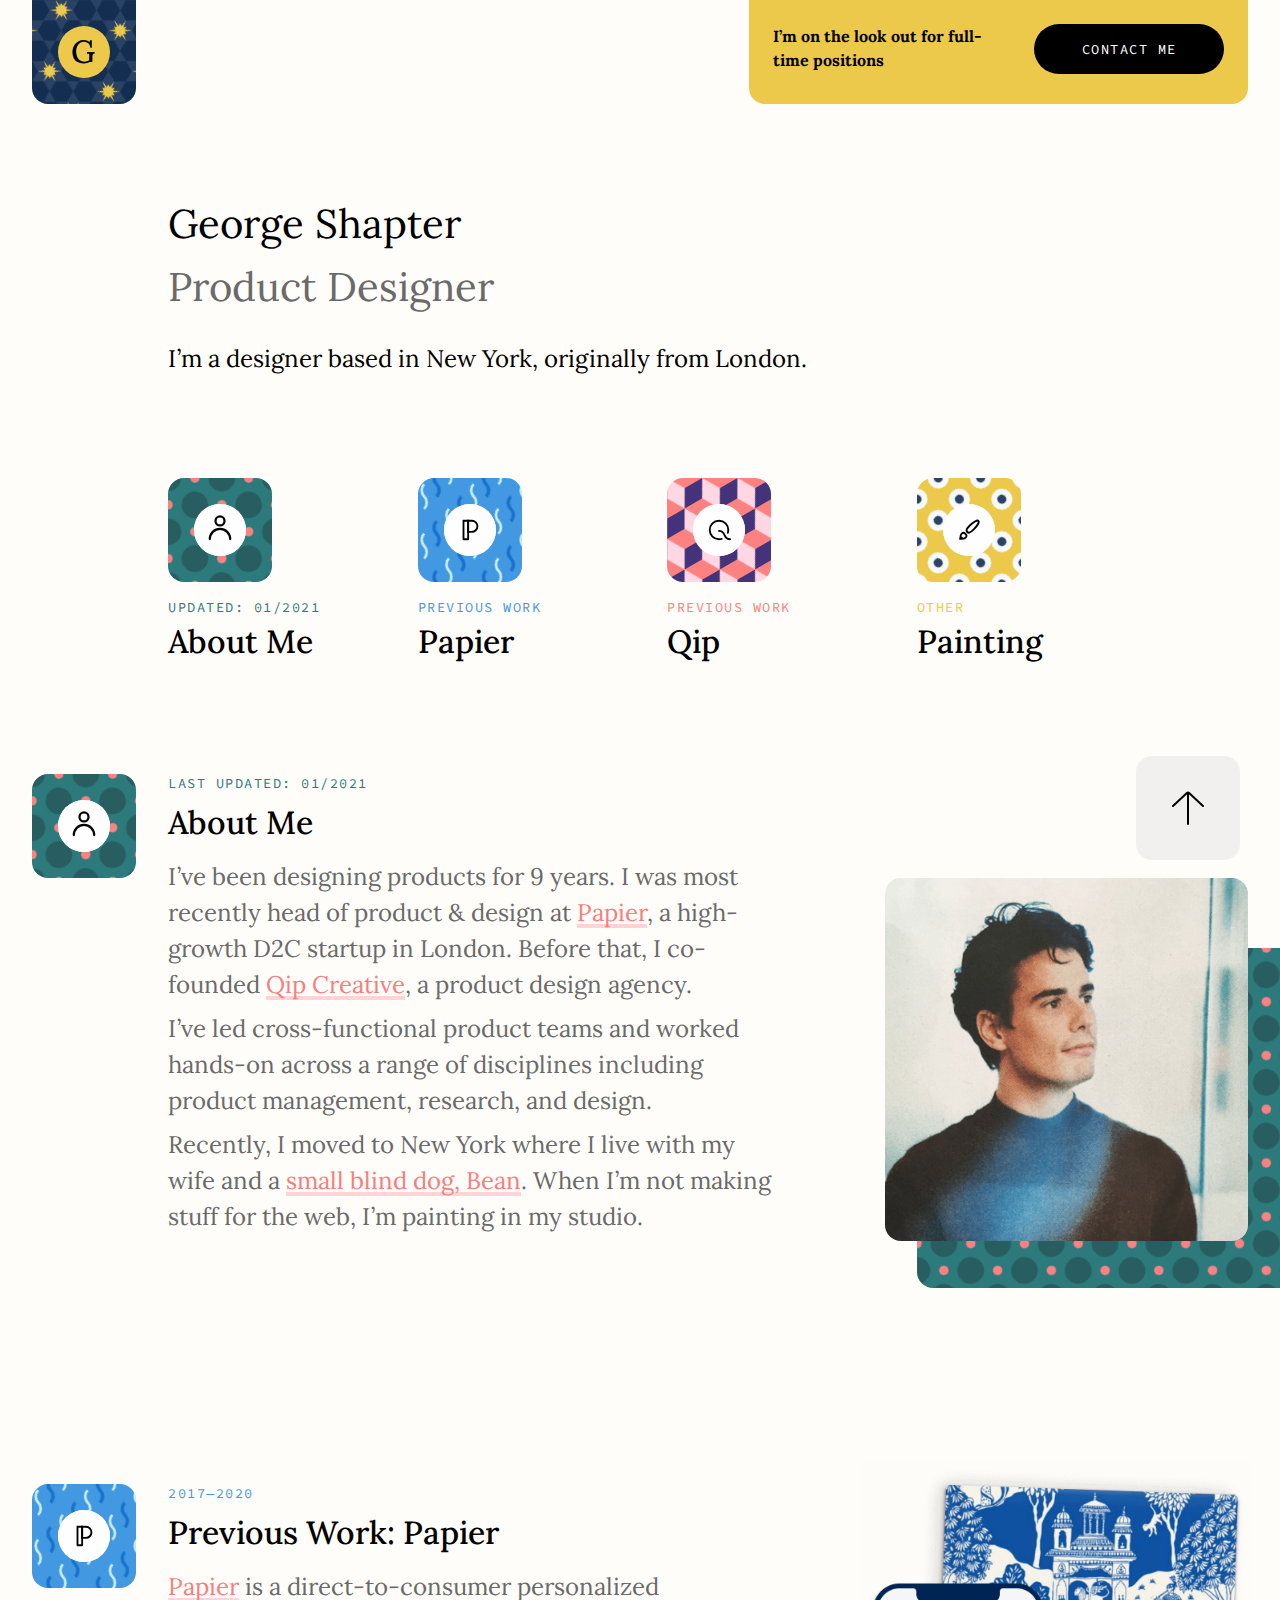
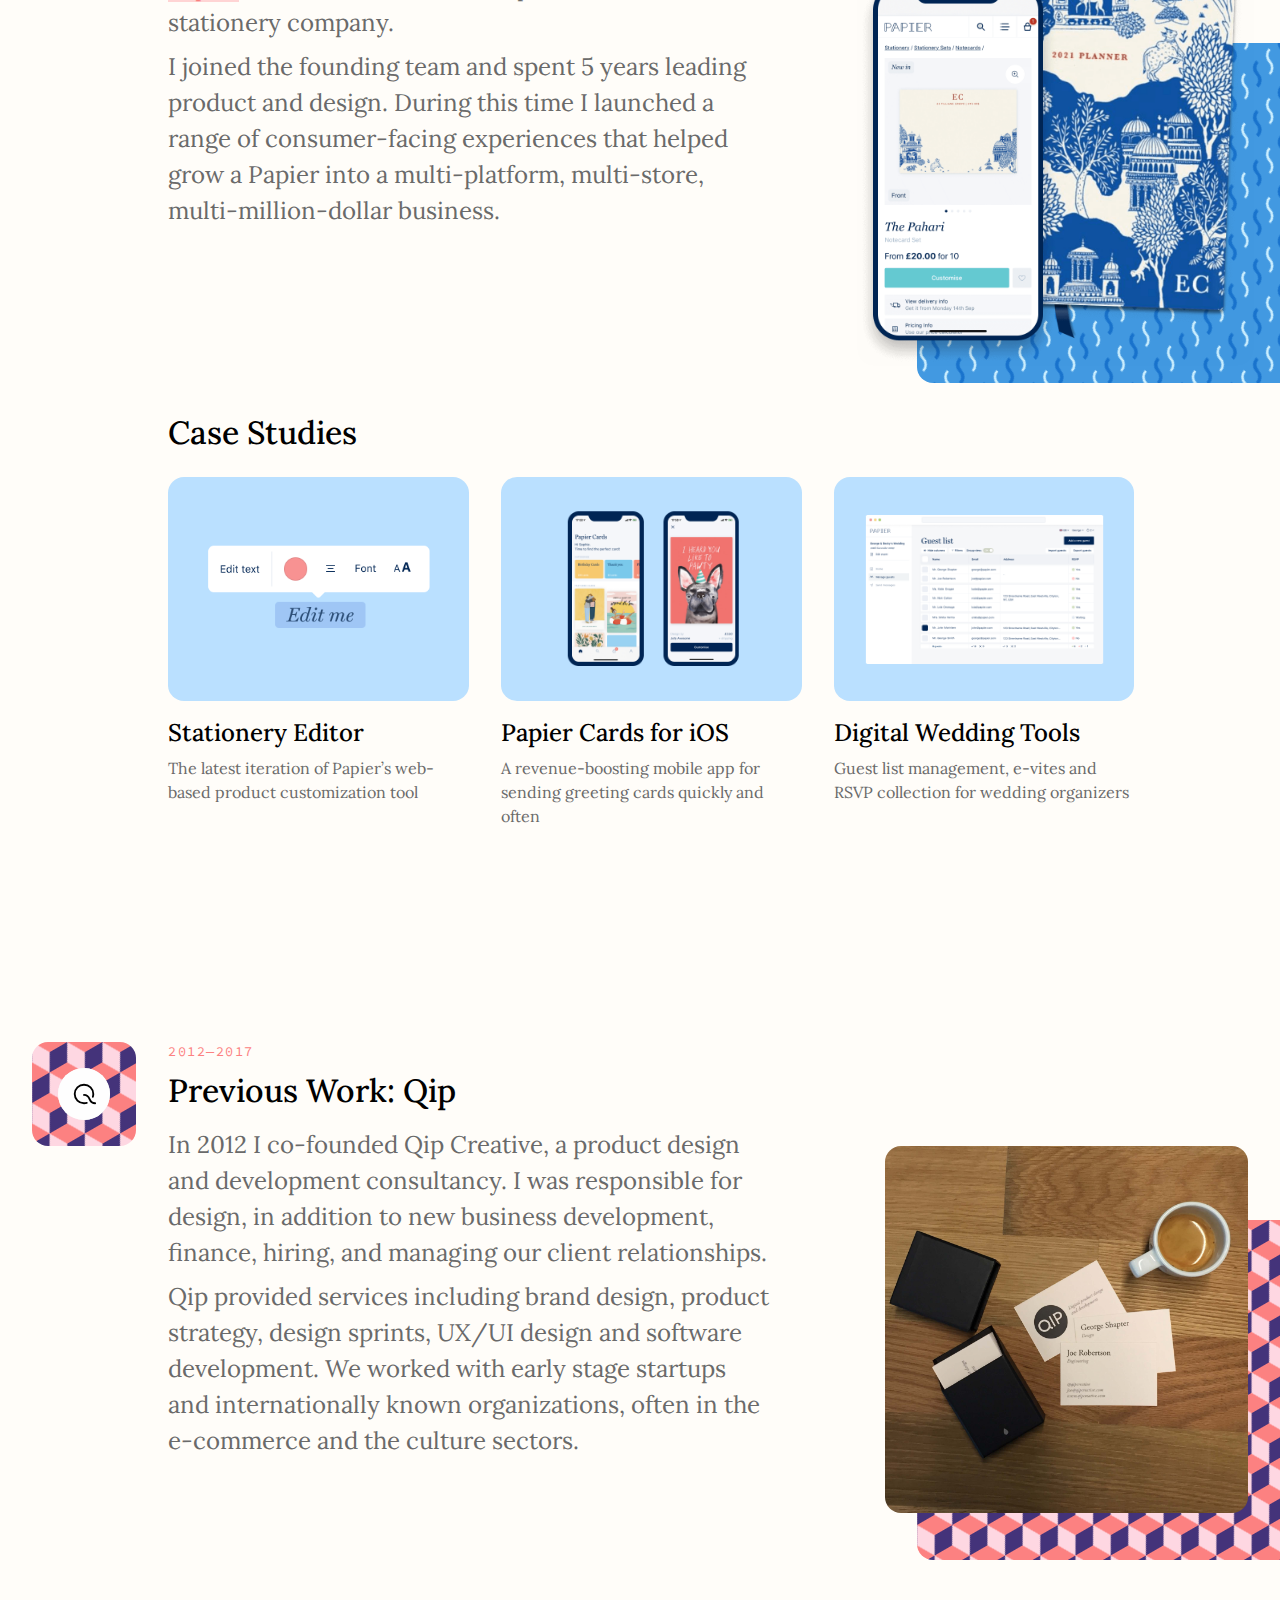
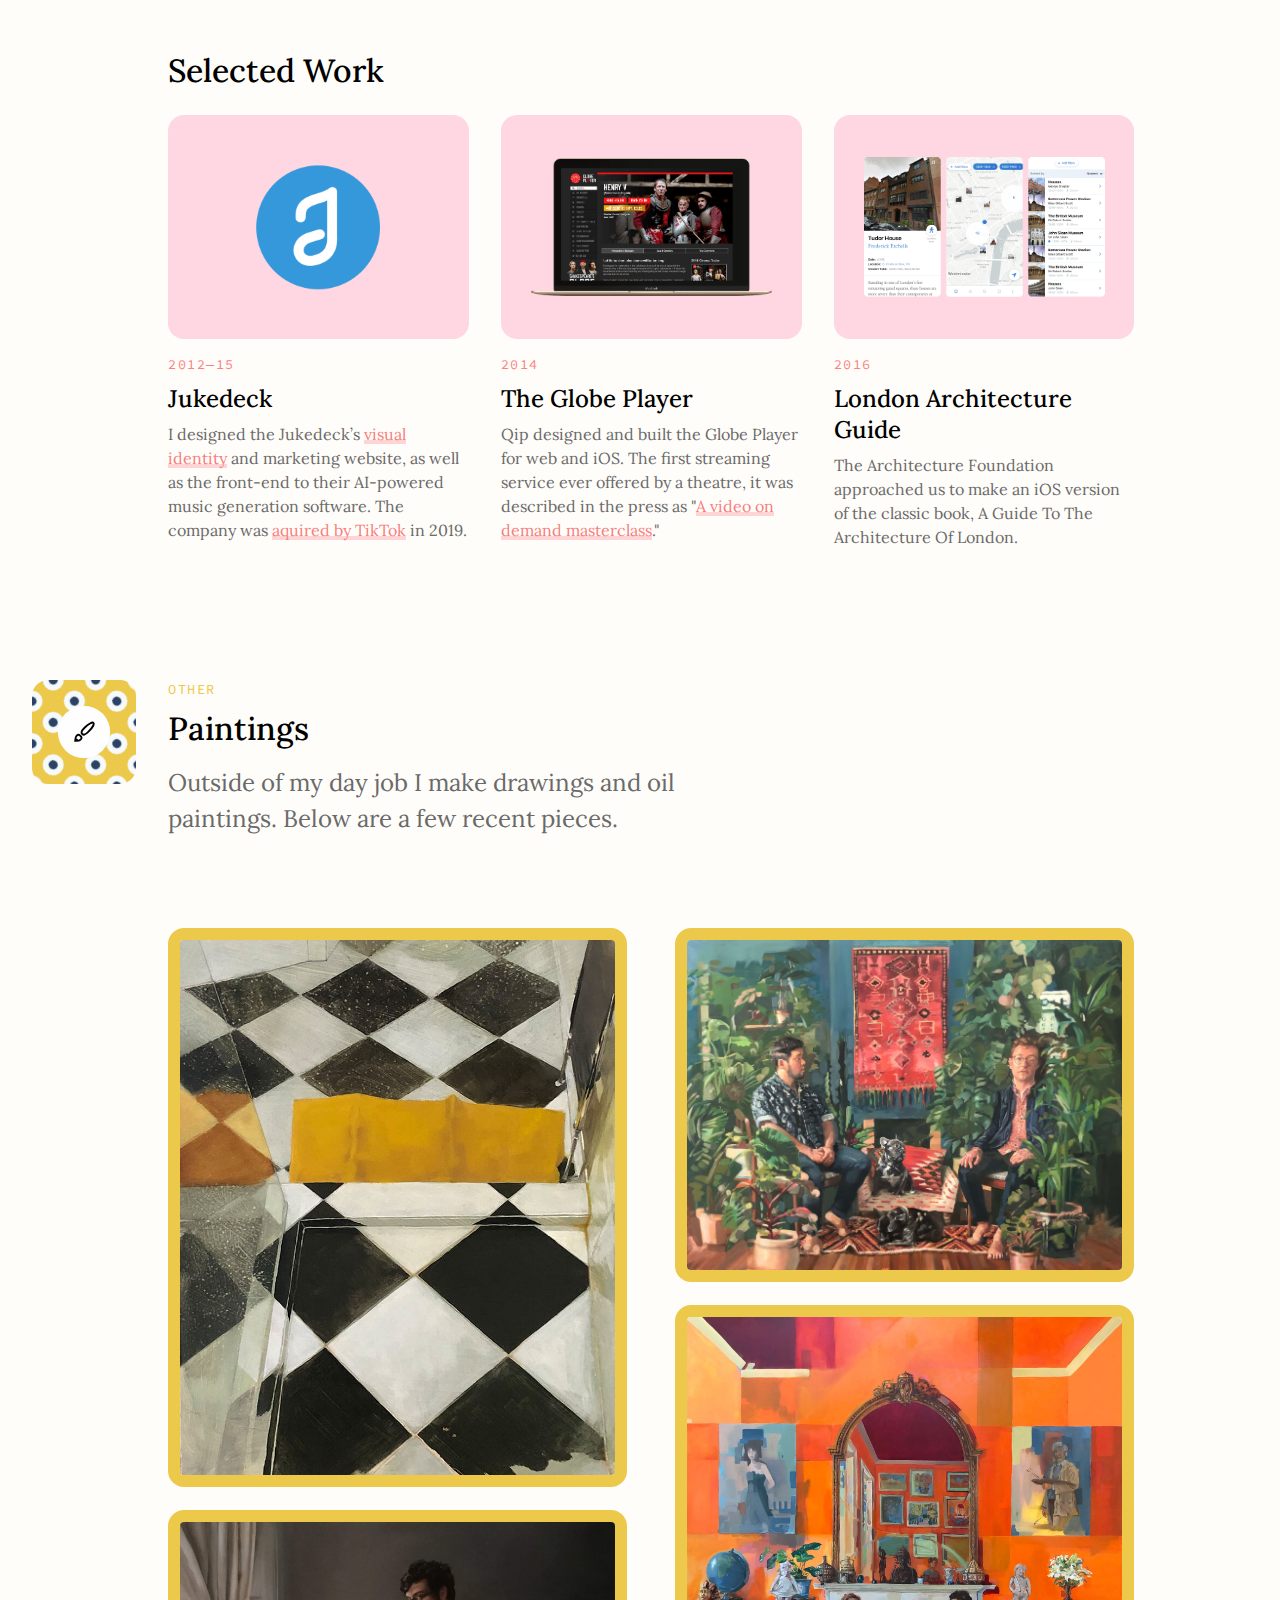
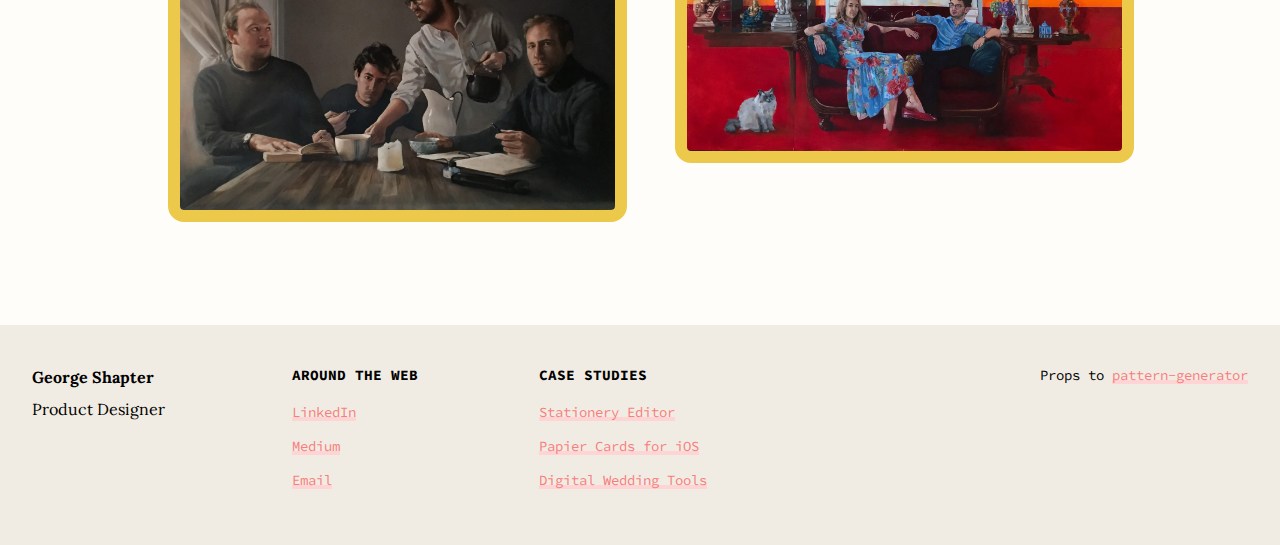
<file: index.html>
<!DOCTYPE html>
<html lang="en" dir="ltr">
<!--

This site needs major refactoring

To dos:
[ ] Alt text
[*] Meta tags
[*] Favicon
[ ] Better/more hover states!
[ ] Menu close icon animation
[*] Footer
[ ] Better footer
[ ] CSS variables

 -->
  <head>
    <meta charset="utf-8">
    <meta name="viewport" content="width=device-width, initial-scale=1">
    <meta property="og:title" content="George Shapter">
    <meta property="og:description" content="Product Designer">
    <meta property="og:image" content="https://imgur.com/wVNnBL8">
    <meta property="og:url" content="http://george-shapter.com">
    <link rel="icon" type="image/png" href="images/favicon.png" sizes="16x16">
    <link rel="stylesheet" href="assets/main.css">
    <link rel="preconnect" href="https://fonts.gstatic.com">
    <link href="https://fonts.googleapis.com/css2?family=Lora:ital,wght@0,400;0,700;1,400&family=Source+Code+Pro:wght@600&display=swap" rel="stylesheet">
    <title>George Shapter - Product Designer</title>
  </head>
  <body>
    <a href="#page-top" class="return-to-top">
      <img src="images/up-arrow.svg" alt="An up arrow icon. Click to return to the top of the page.">
    </a>
    <div onclick='revealMenu()' class="menu__button" style="z-index:3;">
      <img src="images/burger.svg" alt="Menu">
    </div>

    <div class="menu menu--hidden" id="menu">
      <p onclick='closeMenu()' style="font-size: 5rem; color: white; margin-bottom: 32px;">Menu</p>
      <div onclick='closeMenu()' class="menu__block">
          <a href="#about" class="scroll-to" style="width: 100%; height: 100%;">
          <div class="icon menu__icon bg--about menu__item">
              <div class="icon__inner">
                <img src="images/about.svg" alt="About Icon">
              </div>
          </div>
          <div class="nav--about menu__item menu__text">
              <p class="label-text label-text--about">UPDATED: 01/2021</p>
              <p class="nav-text">About Me</p>
          </div>
        </a>
      </div>
      <div onclick='closeMenu()' class="menu__block">
        <a href="#papier" class="scroll-to" style="width: 100%; height: 100%;">
          <div class="icon menu__icon bg--papier menu__item">
              <div class="icon__inner">
                <img src="images/papier.svg" alt="Papier Logo Icon">
              </div>
          </div>
          <div class="nav--papier menu__item menu__text">
            <p class="label-text label-text--papier">PREVIOUS WORK</p>
            <p class="nav-text">Papier</p>
          </div>
        </a>
      </div>
      <div onclick='closeMenu()' class="menu__block">
        <a href="#qip" class="scroll-to" style="width: 100%; height: 100%;">
          <div class="icon menu__icon bg--qip menu__item">
              <div class="icon__inner">
                <img src="images/qip.svg" alt="Qip Icon">
              </div>
          </div>
          <div class="nav--qip menu__item menu__text">
            <p class="label-text label-text--qip">PREVIOUS WORK</p>
            <p class="nav-text">Qip</p>
          </div>
        </a>
      </div>
      <div onclick='closeMenu()' class="menu__block">
        <a href="#paintings" class="scroll-to" style="width: 100%; height: 100%;">
          <div class="icon menu__icon bg--paintings menu__item">
              <div class="icon__inner">
                <img src="images/painting.svg" alt="Paintings Icon">
              </div>
          </div>
          <div class="nav--paintings menu__item menu__text">
            <p class="label-text label-text--paintings">OTHER</p>
            <p class="nav-text">Painting</p>
          </div>
        </a>
      </div>
    </div>


    <div id="page-top" class="container">
        <div class="icon icon--home icon--left-side-icon">
          <a href="#page-top" class="scroll-to" style="width: 100%; height: 100%;">
          <div class="icon__inner" style="background-color:#ECC94B">
            <h2 style="margin:5px 2px 0 0">G</h2>
          </div>
        </a>
        </div>
        <div class="hire-me-container">
          <div class="hire-me">
            <p class="hire-me__text">I’m on the look out for full-time positions</p>
            <button class="hire-me__button" type="button" name="button" onclick="location.href='mailto:georgeshapter@hey.com';">CONTACT ME</button>
          </div>
        </div>
        <div class="index-title">
          <h1>George Shapter</h1>
          <p class="subtitle">Product Designer</p>
          <p class="bio">I’m a designer based in New York, originally from London. <br class="biolinebreak"> </p>
        </div>
        <div class="icon icon--nav-icon bg--about nav--about">
          <a href="#about" class="scroll-to" style="width: 100%; height: 100%;">
            <div class="icon__inner">
              <img src="images/about.svg" alt="About Icon">
            </div>
          </a>
        </div>
          <div class="nav-icon__text nav--about">
            <p class="label-text label-text--about">UPDATED: 01/2021</p>
            <p class="nav-text">About Me</p>
          </div>
          <div class="icon icon--nav-icon bg--papier nav--papier">
            <a href="#papier" class="scroll-to" style="width: 100%; height: 100%;">
              <div class="icon__inner">
                <img src="images/papier.svg" alt="Papier Logo Icon">
              </div>
            </a>
          </div>
          <div class="nav-icon__text nav--papier">
            <p class="label-text label-text--papier">PREVIOUS WORK</p>
            <p class="nav-text">Papier</p>
          </div>
          <div class="icon icon--nav-icon bg--qip nav--qip">
            <a href="#qip" class="scroll-to" style="width: 100%; height: 100%;">
              <div class="icon__inner">
                <img src="images/qip.svg" alt="Qip Icon">
              </div>
            </a>
          </div>
          <div class="nav-icon__text nav--qip">
            <p class="label-text label-text--qip">PREVIOUS WORK</p>
            <p class="nav-text">Qip</p>
          </div>
          <div class="icon icon--nav-icon bg--paintings nav--paintings">
            <a href="#paintings" class="scroll-to" style="width: 100%; height: 100%;">
              <div class="icon__inner">
                <img src="images/painting.svg" alt="Paintings Icon">
              </div>
            </a>
          </div>
          <div class="nav-icon__text nav--paintings">
            <p class="label-text label-text--paintings">OTHER</p>
            <p class="nav-text">Painting</p>
          </div>
          <div id="about" class="icon bg--about icon--left-side-icon about">
            <a href="#about-text" class="scroll-to" style="width: 100%; height: 100%;">
              <div class="icon__inner">
                <img src="images/about.svg" alt="About Icon">
              </div>
            </a>
          </div>
          <div id="about-text" class="section__text about">
            <p class="label-text label-text--about">LAST UPDATED: 01/2021</p>
            <h2>About Me</h2>
            <p>I’ve been designing products for 9 years. I was most recently head of product & design at <a href="#papier">Papier</a>, a high-growth D2C startup in London. Before that, I co-founded <a href="#qip">Qip Creative</a>, a product design agency.</p>
            <p>I’ve led cross-functional product teams and worked  hands-on across a range of disciplines including product management, research, and design.</p>
            <p>Recently, I moved to New York where I live with my wife and a <a href="https://www.instagram.com/blindlilbean/" target="_blank">small blind dog, Bean</a>. When I’m not making stuff for the web, I’m painting in my studio.</p>
          </div>
          <div class="section__image about">
            <div class="section__pattern-2 about-color"></div>
            <img class="section__inner-image" src="images/george.png" alt="A photo of me looking swag. This is actually from 2015 - the before times.">
            <div class="section__pattern bg--about"></div>
          </div>
          <div id="papier" class="icon bg--papier icon--left-side-icon papier">
            <a href="#papier-text" class="scroll-to" style="width: 100%; height: 100%;">
                <div class="icon__inner">
                  <img src="images/papier.svg" alt="Papier Logo Icon">
                </div>
              </a>
          </div>
          <div id="papier-text" class="section__text papier">
            <p class="label-text label-text--papier">2017—2020</p>
            <h2>Previous Work: Papier</h2>
            <p><a href="https://www.papier.com/us" target="_blank">Papier</a> is a direct-to-consumer personalized stationery company.</p>
            <p>I joined the founding team and spent 5 years leading product and design. During this time I launched a range of consumer-facing experiences that helped grow a Papier into a multi-platform, multi-store, multi-million-dollar business.</p>
          </div>
          <div class="section__image papier">
            <div class="section__pattern-2 papier-color"></div>
            <img class="section__inner-image" src="images/papier.png" alt="A photo of me looking swag. This is actually from 2015 - the before times.">
            <div class="section__pattern bg--papier"></div>
          </div>
          <div class="cards-section cards-section--papier">
            <h2 class="cards-section__title">Case Studies</h2>
            <div class="cards-section__container">
              <a class="card__container" href="/work/stationery-editor.html">
                  <div class="card__image-area card__image-area--papier stationery-editor"></div>
                  <div class="card__text-area">
                    <h3 class="card__title">Stationery Editor</h3>
                    <p class="card__description">The latest iteration of Papier’s web-based product customization tool</p>
                  </div>
              </a>
              <a href="/work/papier-app.html" class="card__container card__container--middle">
                <div class="card__image-area card__image-area--papier papier-app"></div>
                <div class="card__text-area">
                  <h3 class="card__title">Papier Cards for iOS</h3>
                  <p class="card__description">A revenue-boosting mobile app for sending greeting cards quickly and often</p>
                </div>
              </a>
              <a href="/work/wedding-tools.html" class="card__container">
                <div class="card__image-area card__image-area--papier wedding-tools"></div>
                <div class="card__text-area">
                  <h3 class="card__title">Digital Wedding Tools</h3>
                  <p class="card__description">Guest list management, e-vites and RSVP collection for wedding organizers</p>
                </div>
              </a>
            </div>
          </div>
          <div  id="qip" class="icon bg--qip icon--left-side-icon qip">
            <a href="#qip-text" class="scroll-to" style="width: 100%; height: 100%;">
              <div class="icon__inner">
                <img src="images/qip.svg" alt="Qip Icon">
              </div>
            </a>
          </div>
          <div id="qip-text" class="section__text qip">
            <p class="label-text label-text--qip">2012—2017</p>
            <h2>Previous Work: Qip</h2>
            <p>In 2012 I co-founded Qip Creative, a product design and development consultancy. I was responsible for design, in addition to new business development, finance, hiring, and managing our client relationships.</p>
            <p>Qip provided services including brand design, product strategy, design sprints, UX/UI design and software development. We worked with early stage startups and internationally known organizations, often in the e-commerce and the culture sectors. </p>
          </div>
          <div class="section__image qip">
            <div class="section__pattern-2 qip-color"></div>
            <img class="section__inner-image" src="images/qip-cards.jpg" alt="">
            <div class="section__pattern bg--qip"></div>
          </div>
          <div class="cards-section cards-section--qip">
            <h2  class="cards-section__title">Selected Work</h2>
            <div class="cards-section__container">
              <div class="card__container">
                <div class="card__image-area card__image-area--qip jukedeck">
                </div>
                <div class="card__text-area">
                  <p class="label-text label-text--qip">2012—15</p>
                    <h3 class="card__title">Jukedeck</h3>
                  <p class="card__description">I designed the Jukedeck’s <a href="https://medium.com/building-jukedeck/designing-the-jukedeck-logo-11146f90c836" target="_blank">visual identity</a> and marketing website, as well as the front-end to their AI-powered music generation software. The company was <a href="https://techcrunch.com/2019/07/23/it-looks-like-titok-has-acquired-jukedeck-a-pioneering-music-ai-uk-startup/" target="_blank">aquired by TikTok</a> in 2019.</p>
                </div>
              </div>
              <div class="card__container card__container--middle">
                <div class="card__image-area card__image-area--qip globe">
                </div>
                <div class="card__text-area">
                  <p class="label-text label-text--qip">2014</p>
                    <h3 class="card__title">The Globe Player</h3>
                  <p class="card__description">Qip designed and built the Globe Player for web and iOS. The first streaming service ever offered by a theatre, it was described in the press as "<a href="https://econsultancy.com/shakespeare-s-globe-player-a-video-on-demand-masterclass/" target="_blank">A video on demand masterclass</a>."</p>
                </div>
              </div>
              <div class="card__container">
                <div class="card__image-area card__image-area--qip architecture">
                </div>
                <div class="card__text-area">
                  <p class="label-text label-text--qip">2016</p>
                    <h3 class="card__title">London Architecture Guide</h3>
                  <p class="card__description">The Architecture Foundation approached us to make an iOS version of the classic book, A Guide To The Architecture Of London.</p>
                </div>
              </div>
            </div>
          </div>
          <div id="paintings" class="icon bg--paintings icon--left-side-icon paintings">
            <div class="icon__inner">
              <img src="images/painting.svg" alt="Painting Icon">
            </div>
          </div>
          <div class="section__text paintings">
            <p class="label-text label-text--paintings">OTHER</p>
            <h2>Paintings</h2>
            <p>Outside of my day job I make drawings and oil paintings. Below are a few recent pieces. </p>
          </div>
          <div class="content paintings-container">
            <div class="paintings-col">
              <img class="painting" src="images/shower.jpg" alt="">
              <img class="painting" src="images/housemates.jpg" alt="">
            </div>
            <div class="paintings-col">
              <img class="painting" src="images/willkenji.jpg" alt="">
              <img class="painting" src="images/hambrotwins.jpg" alt="">
            </div>
          </div>
    </div>
    <div class="container container--footer">
      <div class="footer__column--1">
        <p style="color: black; font-size: 2rem; font-weight: 700;">George Shapter</p>
        <p style="color: black; font-size: 2rem;">Product Designer</p>
      </div>
      <div class="footer__column--2">
        <p class="footer__list-item--heading">AROUND THE WEB</p>
        <ul>
          <li class="footer__list-item"><a href="https://www.linkedin.com/in/george-shapter/" target="_blank">LinkedIn</a></li>
          <li class="footer__list-item"><a href="https://medium.com/@georgeshapter" target="_blank">Medium</a></li>
          <li class="footer__list-item"><a href="mailto:georgeshapter@hey.com" target="_blank">Email</a></li>
        </ul>
      </div>
      <div class="footer__column--3">
        <p class="footer__list-item--heading">CASE STUDIES</p>
        <ul>
          <li class="footer__list-item"><a href="/work/stationery-editor">Stationery Editor</a></li>
          <li class="footer__list-item"><a href="/work/papier-app">Papier Cards for iOS</a></li>
          <li class="footer__list-item"><a href="/work/wedding-tools">Digital Wedding Tools</a></li>
        </ul>
      </div>
      <div class="footer__column--4">
        <p class="label-text" style="color: black; font-size: 14px; text-align: right; letter-spacing: normal;">Props to <a href="https://doodad.dev/pattern-generator" target="_blank">pattern-generator</a></p>
      </div>
    </div>
  </body>
<script>
  function revealMenu() {
    document.getElementById("menu").classList.remove("menu--hidden");
  }

  function closeMenu() {
    document.getElementById("menu").classList.add("menu--hidden");
  }
</script>
</html>
</file>
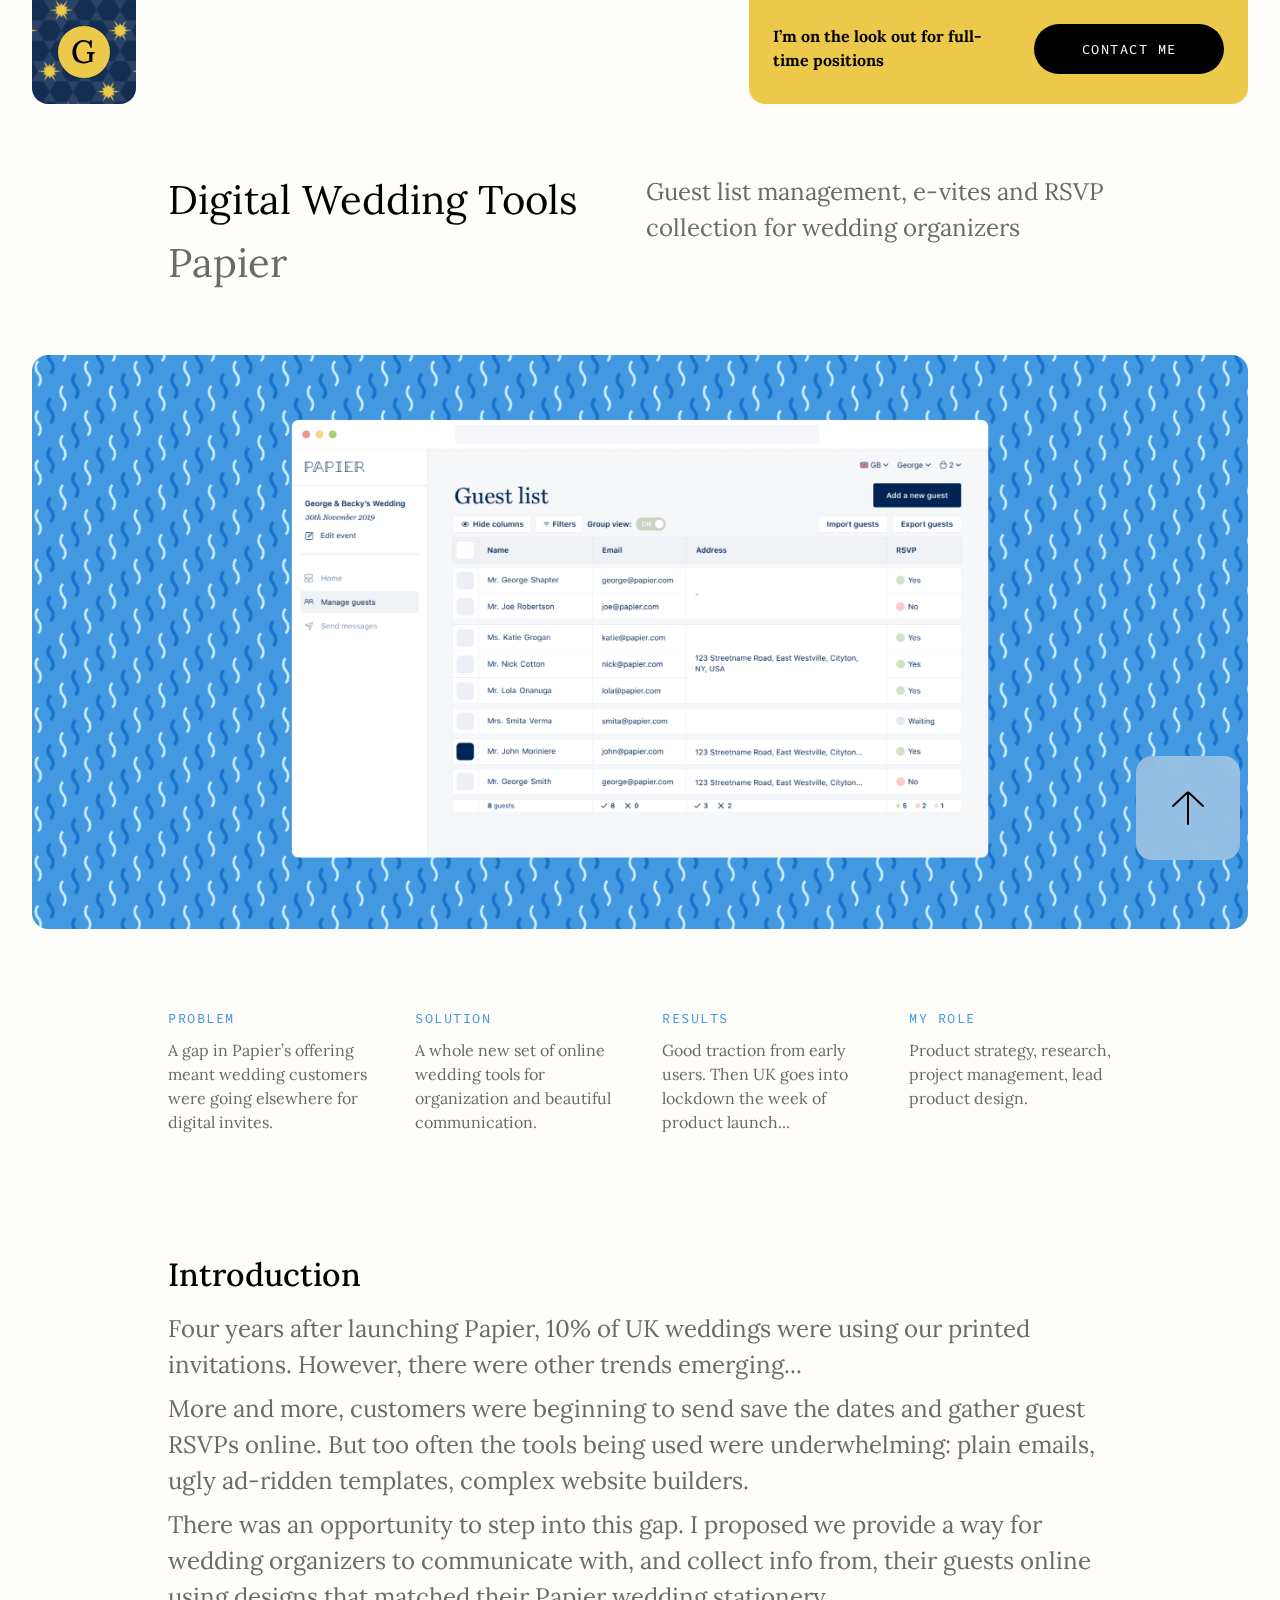
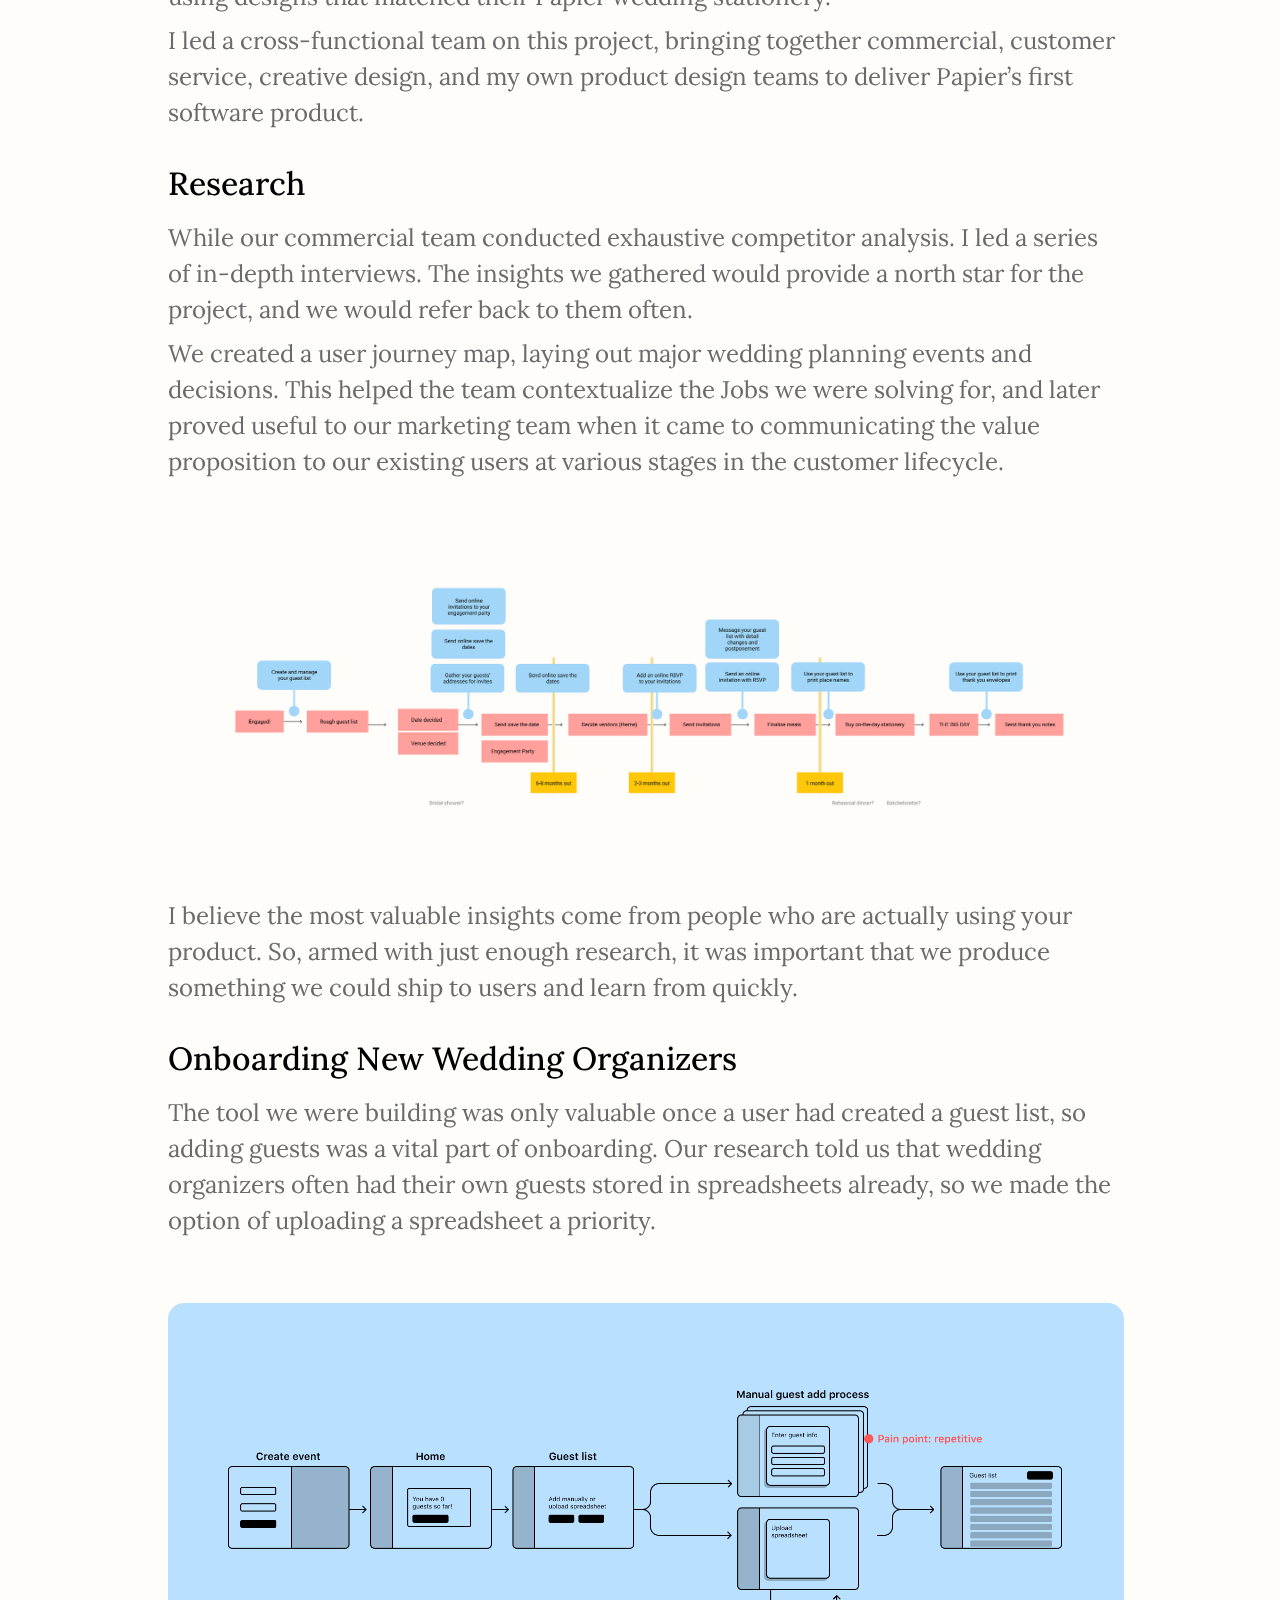
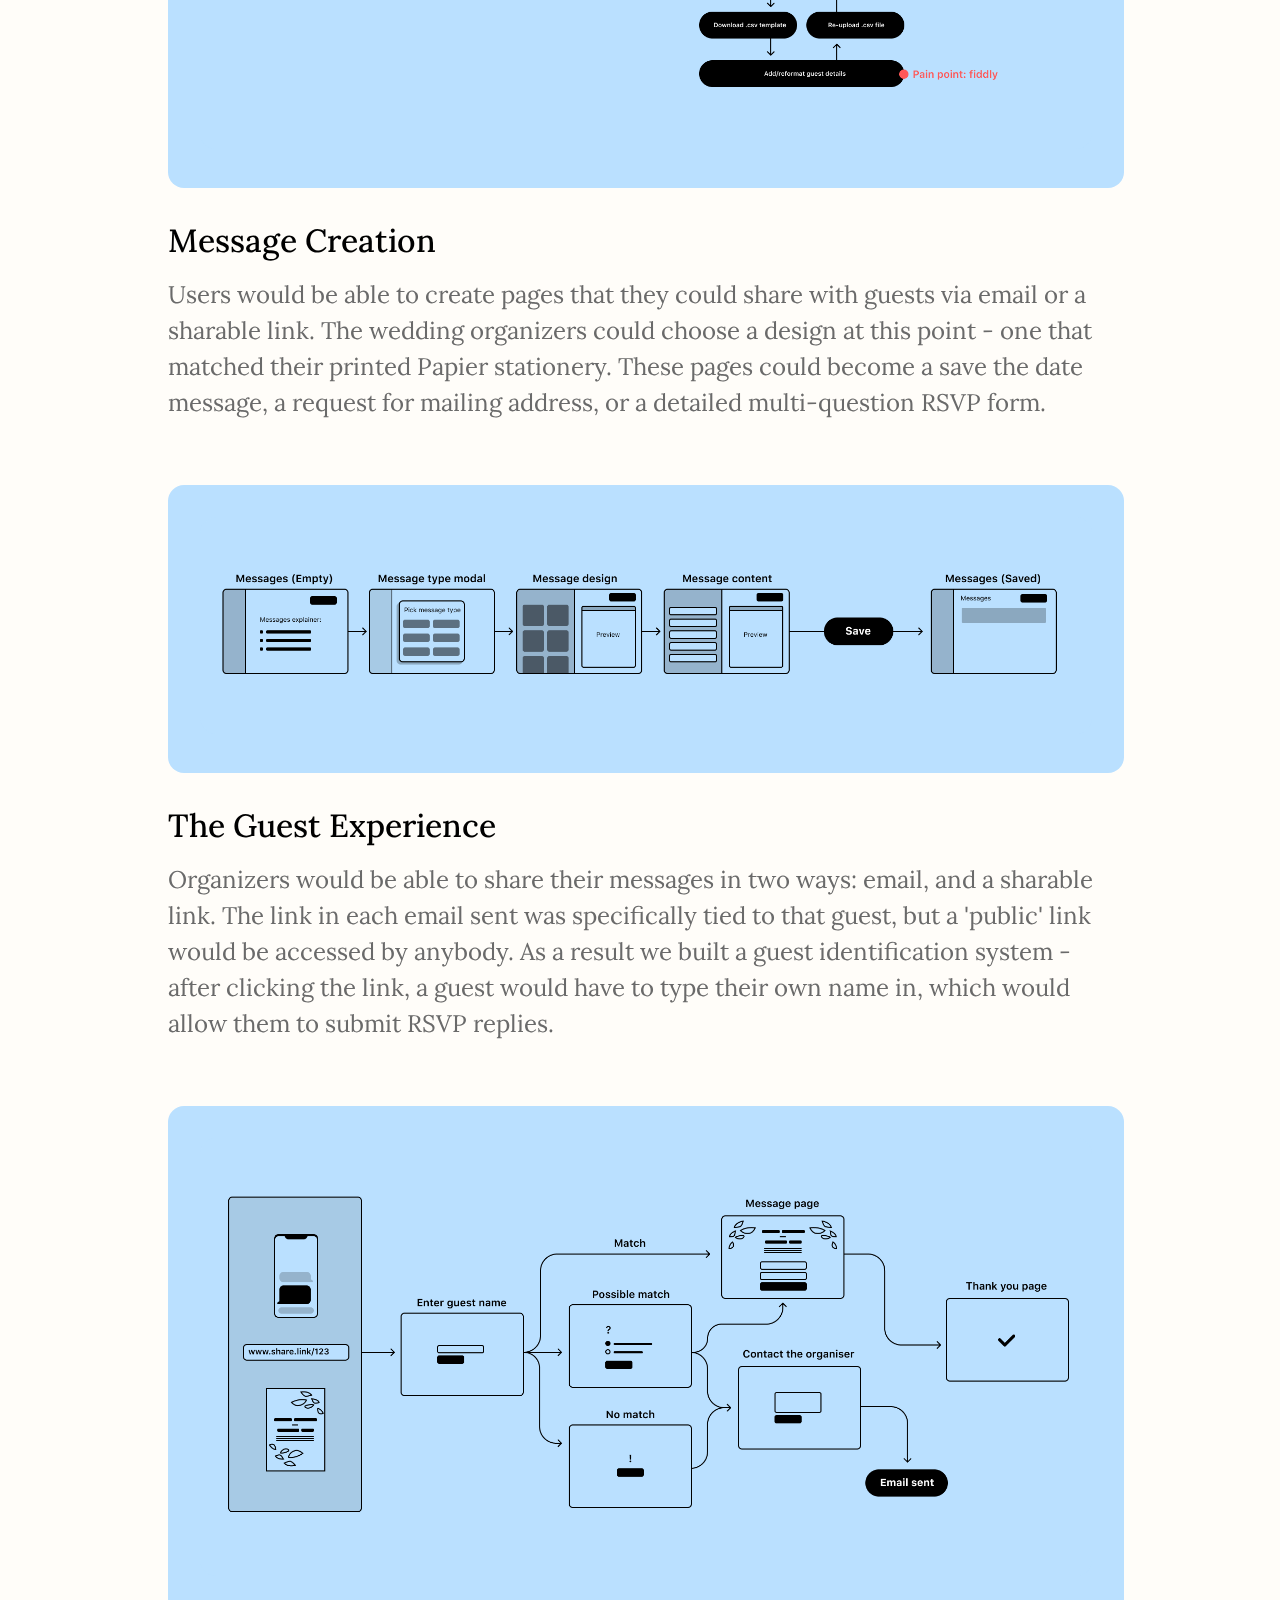
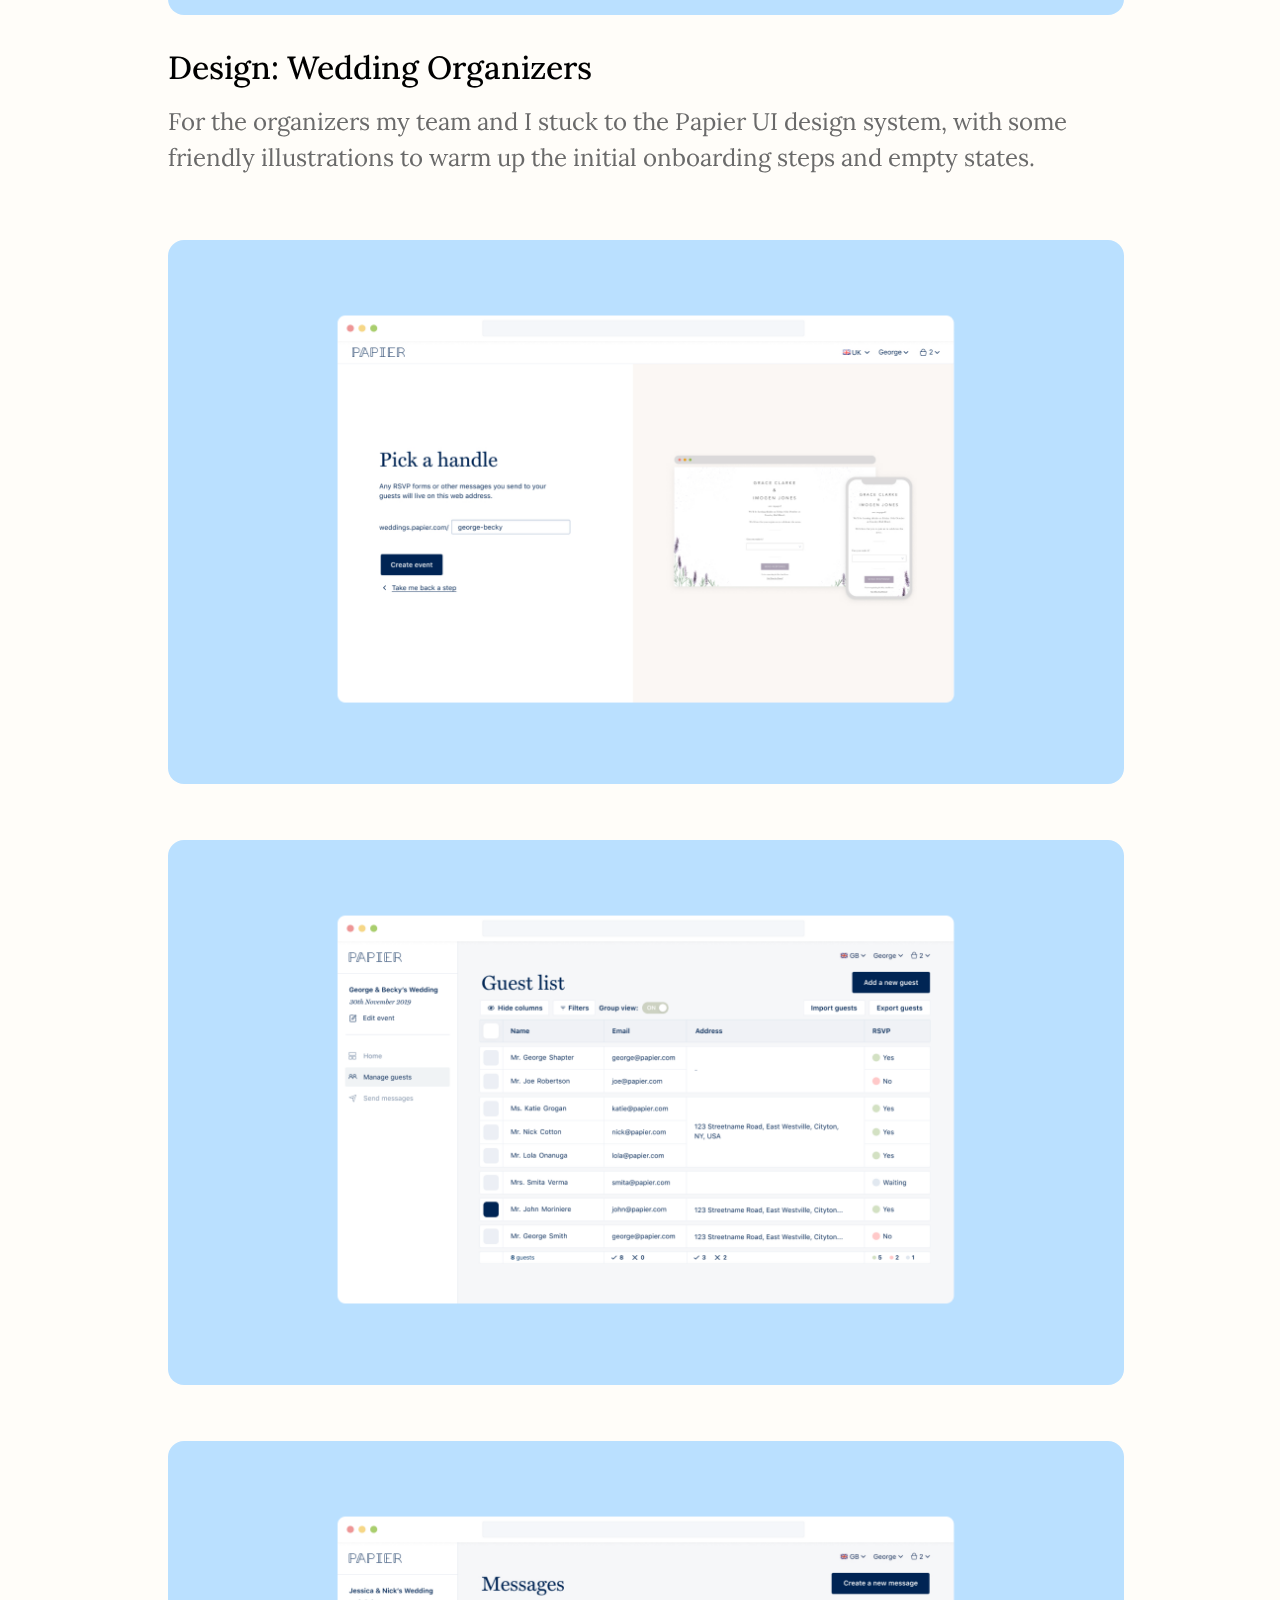
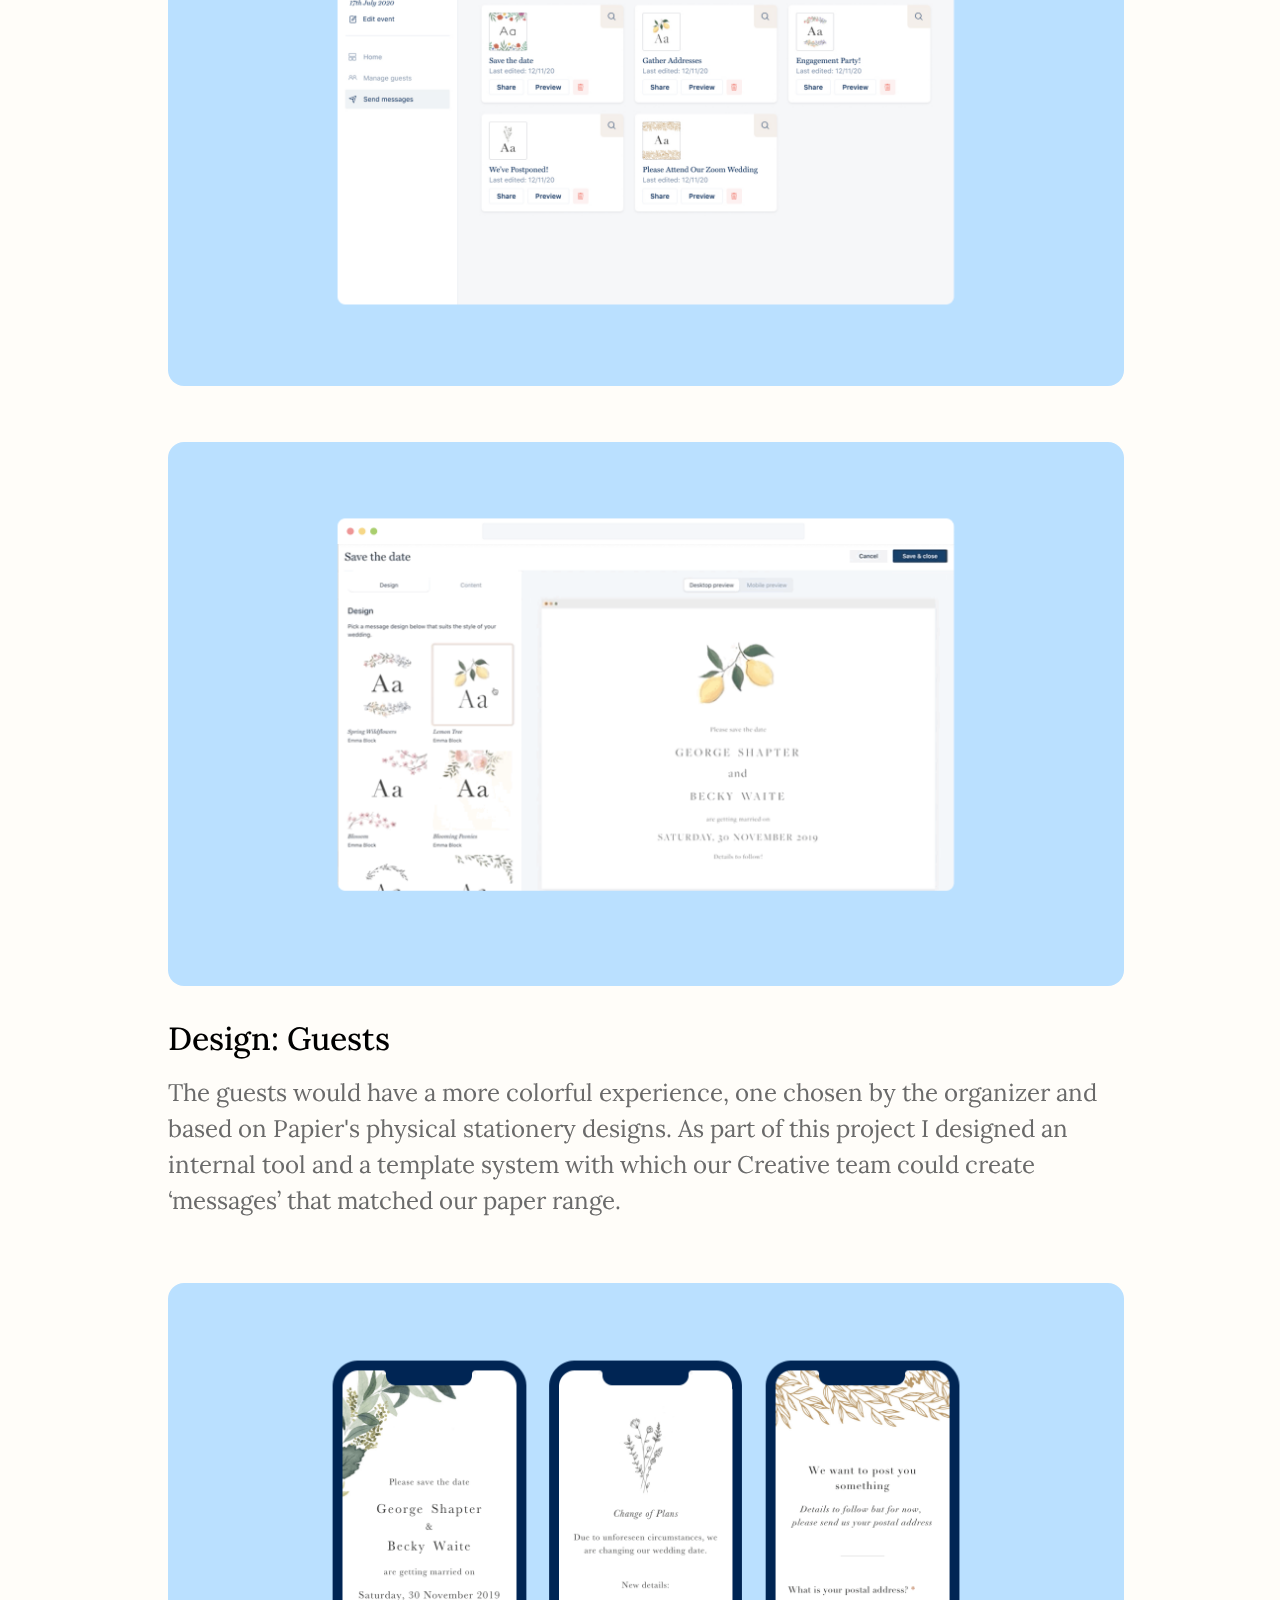
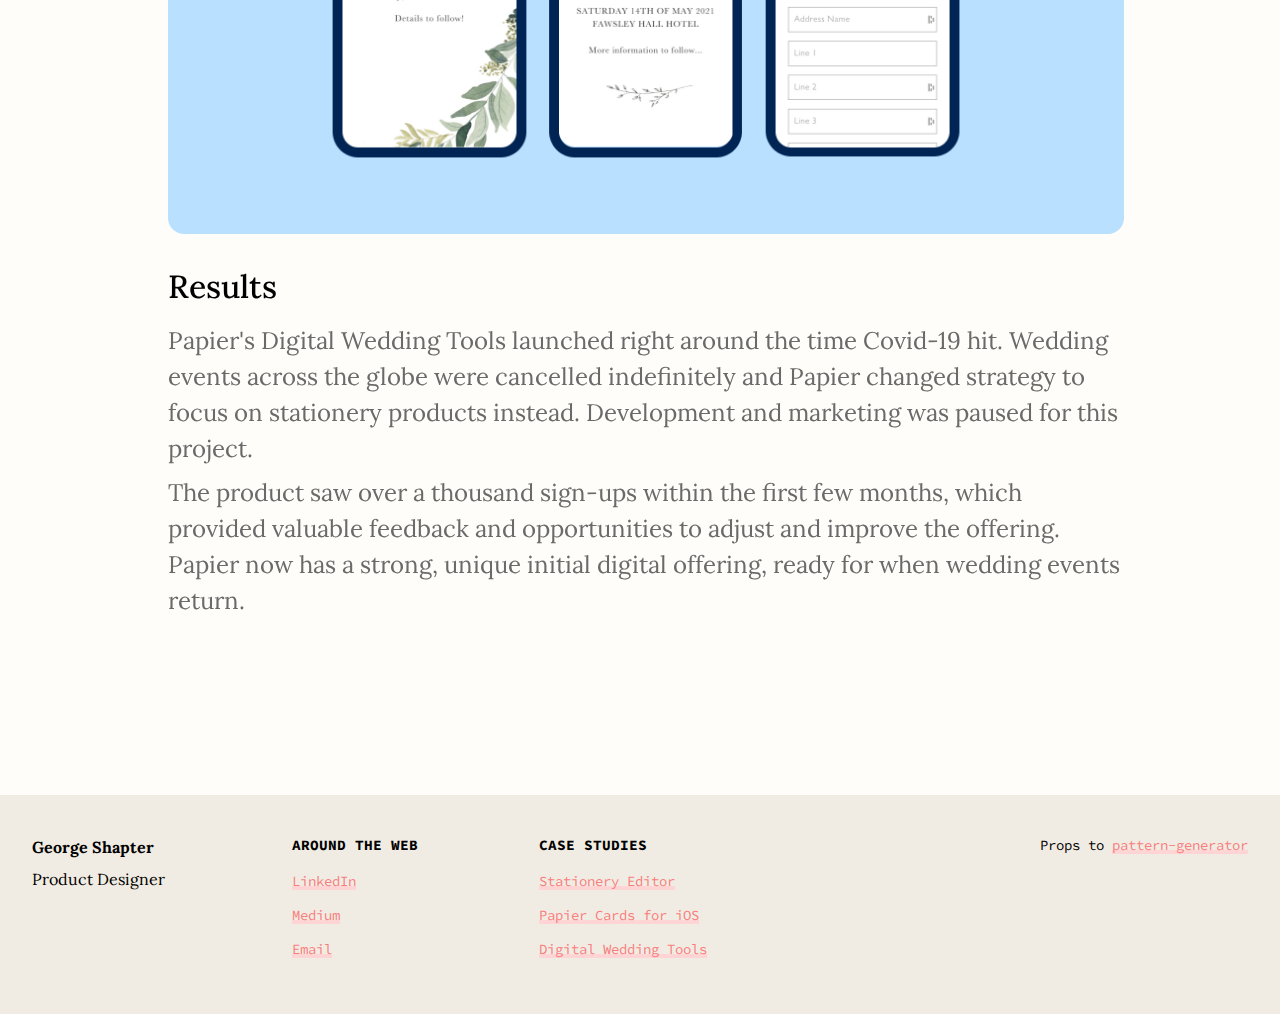
<file: work/wedding-tools.html>
<!DOCTYPE html>
<html lang="en" dir="ltr">
  <head>
    <meta charset="utf-8">
    <meta name="viewport" content="width=device-width, initial-scale=1">
    <link rel="icon" type="image/png" href="../images/favicon.png" sizes="16x16">
    <link rel="stylesheet" href="../assets/main.css">
    <link rel="preconnect" href="https://fonts.gstatic.com">
    <link href="https://fonts.googleapis.com/css2?family=Lora:ital,wght@0,400;0,700;1,400&family=Source+Code+Pro:wght@600&display=swap" rel="stylesheet">
    <title>George Shapter - Product Designer</title>
  </head>
  <body>
    <a href="#page-top" class="return-to-top">
      <img src="../images/up-arrow.svg" alt="An up arrow icon. Click to return to the top of the page.">
    </a>

    <div id="page-top" class="container case-study-grid">
      <div class="icon icon--home no-stick icon--left-side-icon">
        <a href="../" class="scroll-to" style="width: 100%; height: 100%;">
          <div class="icon__inner" style="background-color:#ECC94B">
            <h2 style="margin:5px 2px 0 0">G</h2>
          </div>
        </a>
      </div>
      <div class="hire-me-container">
        <div class="hire-me">
          <p class="hire-me__text">I’m on the look out for full-time positions</p>
          <button class="hire-me__button" type="button" name="button" onclick="location.href='mailto:georgeshapter@hey.com';">CONTACT ME</button>
        </div>
      </div>
      <div class="content content__title-section">
        <div class="content__title-container">
          <h1>Digital Wedding Tools</h1>
          <p class="subtitle">Papier</p>
        </div>
        <div class="content__title-container">
          <p>Guest list management, e-vites and RSVP collection for wedding organizers</p>
        </div>
      </div>
      <div class="content content__image--hero bg--papier">
        <img src="../images/wedding-hero.png" alt="">
      </div>
      <div class="content content__overview">
        <div class="content__overview-block">
          <p class="label-text label-text--papier">PROBLEM</p>
          <p class="card__description">A gap in Papier’s offering meant wedding customers were going elsewhere for digital invites.</p>
        </div>
        <div class="content__overview-block">
          <p class="label-text label-text--papier">SOLUTION</p>
          <p class="card__description">A whole new set of online wedding tools for organization and beautiful communication.</p>
        </div>
        <div class="content__overview-block">
          <p class="label-text label-text--papier">RESULTS</p>
          <p class="card__description">Good traction from early users. Then UK goes into lockdown the week of product launch...</p>
        </div>
        <div class="content__overview-block">
          <p class="label-text label-text--papier">MY ROLE</p>
          <p class="card__description">Product strategy, research, project management, lead product design.</p>
        </div>
      </div>
      <div class="content content__text">
        <h2>Introduction</h2>
        <p>Four years after launching Papier, 10% of UK weddings were using our printed invitations.  However, there were other trends emerging...</p>
        <p>More and more, customers were beginning to send save the dates and gather guest RSVPs online. But too often the tools being used were underwhelming: plain emails, ugly ad-ridden templates, complex website builders.</p>
        <p>There was an opportunity to step into this gap. I proposed we provide a way for wedding organizers to communicate with, and collect info from, their guests online using designs that matched their Papier wedding stationery.</p>
        <p>I led a cross-functional team on this project, bringing together commercial, customer service, creative design, and my own product design teams to deliver Papier’s first software product.</p>
        <h2>Research</h2>
        <p>While our commercial team conducted exhaustive competitor analysis. I led a series of in-depth interviews. The insights we gathered would provide a north star for the project, and we would refer back to them often.</p>
        <p>We created a user journey map, laying out major wedding planning events and decisions. This helped the team contextualize the Jobs we were solving for, and later proved useful to our marketing team when it came to communicating the value proposition to our existing users at various stages in the customer lifecycle.</p>
      </div>
      <div class="content content__image" style="background-color: white; mix-blend-mode: multiply;">
        <img src="../images/wedding-map.png" alt=""  style="max-width: max-content; border-radius: 16px;">
      </div>
      <div class="content content__text">
        <p> <br> I believe the most valuable insights come from people who are actually using your product. So, armed with just enough research, it was important that we produce something we could ship to users and learn from quickly.</p>
        <h2>Onboarding New Wedding Organizers</h2>
        <p>The tool we were building was only valuable once a user had created a guest list, so adding guests was a vital part of onboarding. Our research told us that wedding organizers often had their own guests stored in spreadsheets already, so we made the option of uploading a spreadsheet a priority.</p>
      </div>
      <div class="content content__image">
        <img src="../images/wedding-flow1.png" alt="" style="max-width: max-content;">
      </div>
      <div class="content content__text">
        <h2>Message Creation</h2>
        <p>Users would be able to create pages that they could share with guests via email or a sharable link. The wedding organizers could choose a design at this point - one that matched their printed Papier stationery. These pages could become a save the date message, a request for mailing address, or a detailed multi-question RSVP form. </p>
      </div>
      <div class="content content__image">
        <img src="../images/wedding-flow2.png" alt="" style="max-width: max-content;">
      </div>
      <div class="content content__text">
        <h2>The Guest Experience</h2>
        <p>Organizers would be able to share their messages in two ways: email, and a sharable link. The link in each email sent was specifically tied to that guest, but a 'public' link would be accessed by anybody. As a result we built a guest identification system - after clicking the link, a guest would have to type their own name in, which would allow them to submit RSVP replies.</p>
      </div>
      <div class="content content__image">
        <img src="../images/wedding-flow3.png" alt="" style="max-width: max-content;">
      </div>
      <div class="content content__text">
        <h2>Design: Wedding Organizers</h2>
        <p>For the organizers my team and I stuck to the Papier UI design system, with some friendly illustrations to warm up the initial onboarding steps and empty states. </p>
      </div>
      <div class="content content__image">
        <img src="../images/wedding-start.png" alt="">
      </div>
      <div class="content content__image">
        <img src="../images/wedding-guestlist.png" alt="">
      </div>
      <div class="content content__image">
        <img src="../images/wedding-message2.png" alt="">
      </div>
      <div class="content content__image">
        <img src="../images/wedding-message1.png" alt="">
      </div>
      <div class="content content__text">
        <h2>Design: Guests</h2>
        <p>The guests would have a more colorful experience, one chosen by the organizer and based on Papier's physical stationery designs. As part of this project I designed an internal tool and a template system with which our Creative team could create ‘messages’ that matched our paper range.</p>
      </div>
      <div class="content content__image">
        <img src="../images/wedding-message3.png" alt="">
      </div>
      <div class="content content__text">
        <h2>Results</h2>
        <p>Papier's Digital Wedding Tools launched right around the time Covid-19 hit. Wedding events across the globe were cancelled indefinitely and Papier changed strategy to focus on stationery products instead. Development and marketing was paused for this project.</p>
        <p>The product saw over a thousand sign-ups within the first few months, which provided valuable feedback and opportunities to adjust and improve the offering. Papier now has a strong, unique initial digital offering, ready for when wedding events return.</p>
      </div>


    </div>
    <div class="spacer"></div>
    <div class="container container--footer">
      <div class="footer__column--1">
        <p style="color: black; font-size: 2rem; font-weight: 700;">George Shapter</p>
        <p style="color: black; font-size: 2rem;">Product Designer</p>
      </div>
      <div class="footer__column--2">
        <p class="footer__list-item--heading">AROUND THE WEB</p>
        <ul>
          <li class="footer__list-item"><a href="https://www.linkedin.com/in/george-shapter/" target="_blank">LinkedIn</a></li>
          <li class="footer__list-item"><a href="https://medium.com/@georgeshapter" target="_blank">Medium</a></li>
          <li class="footer__list-item"><a href="mailto:georgeshapter@hey.com" target="_blank">Email</a></li>
        </ul>
      </div>
      <div class="footer__column--3">
        <p class="footer__list-item--heading">CASE STUDIES</p>
        <ul>
          <li class="footer__list-item"><a href="/work/stationery-editor">Stationery Editor</a></li>
          <li class="footer__list-item"><a href="/work/papier-app">Papier Cards for iOS</a></li>
          <li class="footer__list-item"><a href="/work/wedding-tools">Digital Wedding Tools</a></li>
        </ul>
      </div>
      <div class="footer__column--4">
        <p class="label-text" style="color: black; font-size: 14px; text-align: right; letter-spacing: normal;">Props to <a href="https://doodad.dev/pattern-generator" target="_blank">pattern-generator</a></p>
      </div>
    </div>
  </body>
<script>

</script>
</html>
</file>
<file: assets/main.css>
html {
  font-size: 8px;
  scroll-behavior: smooth;
  scroll-padding-top: 112px;
}

body {
  font-family: 'Lora', serif;
  font-size: 3rem;
  background-color: #FFFDF9;
  margin: 0;
  overflow-x: hidden;
  -webkit-font-smoothing: antialiased;
}

button {
  background-color: black;
  color: white;
  min-width: 40%;
  border: none;
  border-radius: 30px;
  height: 50px;
  font-family: 'Source Code Pro', -apple-system, BlinkMacSystemFont, sans-serif;
  font-size: 1.7rem;
  letter-spacing: 1.5px;
  cursor: pointer;
}


.return-to-top {
  width: 104px;
  height: 104px;
  position: fixed;
  right: 40px;
  bottom: 40px;
  background: rgba(227, 227, 227, 0.5);
  backdrop-filter: blur(11px);
  border-radius: 16px;
  z-index: 2;
  display: flex;
  align-items: center;
  justify-content: center
}

.menu__button {
  display: none;
}

.container {
  display: grid;
  grid-template-columns: repeat(12, 104px);
  grid-template-rows: 104px 374px 104px 192px 104px 606px 104px 424px 630px 104px 504px 630px 200px;
  grid-column-gap: 32px;
  grid-row-gap: 0px;
  position: relative;
  width: 1600px;
  padding: 0;
  margin: 0 0 0 -800px;
  left: 50%;
}

.spacer {
  height: 160px;
}

.container--footer {
  margin: 0 0 0 -800px;
  grid-template-rows: auto;
  padding: 40px 0;
  background-color: #F1ECE3;
}

.case-study-grid {
  grid-template-rows: auto;
}

.icon {
  border-radius: 16px;
  height: 104px;
  margin-bottom: 16px;
  display: flex;
  align-items: center;
  justify-content: center
  }

.icon--left-side-icon {
  grid-column-start: 2;
  top: 0px;
  left: 24px;
  position: sticky;
}

.no-stick {
  position: unset;
}

#about {
  top: 112px;
}

#papier {
  top: 224px;
}

#qip {
  top: 336px;
}

#paintings {
  top: 448px;
}

.icon--nav-icon {
  grid-column-end: span 1;
  grid-row-start: 3;
  width: 104px;
}

.scroll-to {
    width: 100%;
    height: 100%;
    display: flex;
    justify-content: center;
}

.icon__inner {
  background-color: white;
  width: 50%;
  height: 50%;
  border-radius: 50%;
  margin: auto;
  display: flex;
  justify-content: center;
}

.hire-me-container {
  grid-row-start: 1;
  grid-column-start: 3;
  grid-column-end: -2;
  display: block;
}

.hire-me {
  float: right;
  border-radius: 0 0 16px 16px;
  background-color: #ECC94B;
  padding: 24px;
  display: flex;
  height: fit-content;
  }

.index-title {
  grid-column-start: 3;
  grid-column-end: 11;
  grid-row-start: 2;
  align-self: center;
}

.icon--home {
  background:url("[data-uri]");
  border-radius: 0 0 16px 16px;
}

.bg--about {
  background:url("[data-uri]");
  background-position: left;
}

.bg--papier {
  background:url("[data-uri]");
}

.bg--qip {
  background:url("[data-uri]");

  }

.bg--paintings {
  background:url("[data-uri]");

}

.nav-icon__text {
  grid-column-end: span 2;
  padding-top: 16px;
}

.nav--about {
  grid-column-start: 3;
}

.nav--papier {
  grid-column-start: 5;
}

.nav--qip {
  grid-column-start: 7;
}

.nav--paintings {
  grid-column-start: 9;
}

.about {
  grid-row-start: 5;
}

.papier {
  grid-row-start: 7;
}

.qip {
  grid-row-start: 10;
}

.paintings {
  grid-row-start: 13;
}

.section__text {
  grid-column-start: 3;
  grid-column-end: span 5;
}

.section__image {
  grid-column-start: 9;
  grid-column-end: -1;
  height: 380px;
  margin: 40px 0 0 0;
}

.section__inner-image {
  border-radius: 16px;
  width: 70%;
  margin: 64px 0 0 -32px;
}

.papier > .section__inner-image {
  width: 31vw;
  max-width: 420px;
  margin: -64px 0 0 -60px;
}

.section__pattern {
  width: 100%;
  border-radius: 16px 16px 16px 16px;
  height: 340px;
  margin-top: -300px;
}

.papier > .section__pattern {
  margin-top: -330px;
}

.section__pattern-2 {
  display: none;
}

/* Cards */

.cards-section {
  grid-column-start: 3;
  grid-column-end: span 8;
}

.cards-section__container {
  display: flex;
}

.cards-section__title {
  margin-bottom: 24px;
}

.cards-section--papier{
  grid-row-start: 9;
  margin-bottom: 80px;
}

.cards-section--qip{
  grid-row-start: 12;
}

.card__container{
 flex: 1;
}

.card__container--middle {
  margin: 0 32px;
}

.card__image-area {
  height: 224px;
  border-radius: 16px;
  margin-bottom: 16px;
  background-position: center;
  background-repeat: no-repeat;
  background-size: 80%;
  transition: all 400ms ease;
}

.card__container:hover .card__image-area--papier {
  background-color: #A5D2F8;
}

.card__container:hover .card__image-area--qip {
  background-color: #FC8181;
}

.card__image-area--papier {
  background-color: #BAE0FF;
}

.stationery-editor {
  background-image: url(../images/editor-index.png);
}

.papier-app {
  background-image: url(../images/app-index.png);
}

.wedding-tools {
  background-image: url(../images/wedding-index.png);
}

.architecture {
  background-image: url(../images/architecture.png);
}

.globe {
  background-image: url(../images/globe.png);
}

.jukedeck {
  background-image: url(../images/jukedeck.png);
}

.card__image-area--qip {
  background-color: #FED7E2;
}

.card__text-area {

}

.card__title {

}

.card__description {
  font-size: 2rem;
}

.painting {
  border: 12px solid #ecc94a;
  width: calc(100% - 24px)
}

/* Work case study page content */

.content__title-section{
  grid-column-start: 3;
  grid-column-end: span 8;
  grid-row-start: 2;
  display: flex;
  padding: 54px 0;
}

.content__title-container {
  flex: 1;
}

.content__image--hero {
  grid-column-start: 2;
  grid-column-end: span 10;
  grid-row-start: 3;
  border-radius: 16px;
  padding: 5vw 32px;
  text-align: center;
  justify-content: center;
}

.content__image {
  grid-column-start: 3;
  grid-column-end: span 8;
  border-radius: 16px;
  height: auto;
  padding: 32px;
  margin: 56px 0 0 0;
  flex: 1;
  justify-content: center;
  text-align:center;
  background-color: #f2f0ed;

  background-color: #BAE0FF;
}

.content__image > img, .content__image--hero > img {
  width: 100%;
  max-width: 700px;
}

.content__image-2-columns {
  grid-column-start: 3;
  grid-column-end: span 8;
  display: flex;
}

.content__image-2-columns > .column:first-child {
  margin: 0 32px 0 0;
}

.content__overview {
  grid-column-start: 3;
  grid-column-end: span 8;
  display: flex;
  grid-row-start: 4;
  padding: 80px 0;
}

.content__text {
  grid-column-start: 3;
  grid-column-end: span 8;
}

.content__overview-block {
  flex: 1;
  margin: 0 0 0 32px;
}

.content__overview-block:first-of-type {
  margin: 0 0 0 0;
}

.column {
  flex: 1;
}

.paintings-container {
  grid-column-start: 3;
  grid-column-end: span 8;
  grid-row-start: 14;
  display: flex;
  margin: 40px 0 80px 0;
}

.paintings-col {
  flex: 1;
}


.paintings-col:first-of-type {
  margin: 0 48px 0 0;
}

.paintings-col > img {
  border-radius: 16px;
  margin: 8px 0;

}

/* Typography */

h1, .subtitle {
  font-size: 5rem;
  margin: 0;
  margin-bottom: 8px;
  font-weight: 400;
}

h2, .nav-text {
  font-size: 4rem;
  margin: 0 0 16px 0;
  font-weight: 500;
  color: black;
}

.content__text > h2 {
  margin: 32px 0 16px 0;
}

h3 {
  font-size: 3rem;
  margin: 0;
  margin-bottom: 8px;
  font-weight: 500;
  color: black;
}

.nav-text {
  margin-top: -8px;
}

ul {
  list-style-type: none;
  padding: 0;
  margin: 0;
}

li {
  margin: 0 0 16px 0;
}

.footer__column--1 {
  grid-column-start: 2;
  grid-column-end: span 2;
}

.footer__column--2 {
  grid-column-start: 4;
  grid-column-end: span 2;
}

.footer__column--3 {
  grid-column-start: 6;
  grid-column-end: span 2;
}

.footer__column--4 {
  grid-column-start: 8;
  grid-column-end: -2;
}

.footer__list-item--heading {
  color: black;
  font-size: 1.8rem;
  font-family: 'Source Code Pro', -apple-system, BlinkMacSystemFont, sans-serif;
  font-weight: bold;
  margin: 0 0 16px 0;
}

.footer__list-item {
  font-size: 14px;
  font-family: 'Source Code Pro', -apple-system, BlinkMacSystemFont, sans-serif;
}

p {
  color: #6A6A6A;
  line-height: 1.5;
  margin: 0;
  margin-bottom: 8px;
}

.caption-centre {
  font-size: 1.8rem;
  font-family: 'Source Code Pro', -apple-system, BlinkMacSystemFont, sans-serif;
  text-align: center;
  margin: 16px 0 0 0;

}

.caption-left {
  font-size: 1.8rem;
  font-family: 'Source Code Pro', -apple-system, BlinkMacSystemFont, sans-serif;
  margin: 16px 0 0 0;
}

.hire-me__text {
  color: black;
  font-size: 2rem;
  font-weight: 700;
  margin-bottom: 8px;
  flex: 4;
  margin-right: 24px;
}

.hire-me__button {
    flex: 3;
}

.bio {
  color: black;
  margin-top: 24px;
  line-height: 1.5;
}

.label-text {
  font-family: 'Source Code Pro', -apple-system, BlinkMacSystemFont, sans-serif;
  font-size: 1.7rem ;
  letter-spacing: 1.5px;
  margin: 0;
  margin-bottom: 8px;
}

p::selection, a::selection, h1::selection, h2::selection, h3::selection {
  background-color:  rgba(0, 0, 0, 0.05) ;
}

.label-text--about, .about > *::selection {
  color: #2e7a7b;
}

.label-text--papier, .papier > *::selection {
  color: #4399e0;
}

.label-text--qip, .qip > *::selection {
  color: #FC8181;
}

.label-text--paintings, .paintings > *::selection {
  color: #ecc94a;
}


/* Menu experiment start */

.menu {
  z-index: 2;
  position: fixed;
  top: 0;
  width: 100vw;
  height: 100vh;
  background-color: #2F2D34;
  -webkit-clip-path: inset(0% 0% 0% 0%);
  clip-path: inset(0% 0% 0% 0%);
  transition: 200ms -webkit-clip-path ease-in-out;
  transition: 200ms clip-path ease-in-out;
  padding: 16px 32px;
}

.menu__block {
  display: flex;
}

.menu__block .scroll-to {
  justify-content: normal;
}

a.scroll-to {
  color: rgba(0,0,0,0);
}

.menu__icon {
  width: 80px;
  height:80px;
  margin-bottom: 24px;
}

.menu__text {
  padding: 13px 24px;
}

.menu__text .nav-text {
  color: white;
  font-size: 4rem;
}

.menu__text .label-text {
  margin-bottom: 4px;
}

.menu--hidden {
  -webkit-clip-path: inset(0% 0% 0% 100%);
  clip-path: inset(0% 0% 0% 100%);
}

/* Menu experiment end */


a {
  color: #F87E7E;
  text-decoration: none;
  background-image: linear-gradient(#FFF5EE, #FFF5EE),
  linear-gradient(#FFD4D4, #FFD4D4),
  linear-gradient(#FFB7B7, #FFB7B7);
  background-size: 10px 4px, 100% 4px, 0 4px;
  background-position: calc(10px * -1) 100%, 100% 100%, 0 100%;
  background-repeat: no-repeat;
  transition: background-size 300ms ease-in-out, background-position 300ms ease-in-out;
}

.scroll-to, .card__container {
  background: none;
}

a:hover {
  background-size: 10px 4px, 0 4px, 100% 4px;
  background-position: calc(100% + 10px) 100%, 100% 100%, 0 100%;
}


a:link:active, a:visited:active {
  color: #E46363;
}



@media screen and (max-width: 1360px) {
.container {
  width: 100%;
  grid-template-columns: 0px 104px 1fr 1fr 1fr 1fr 1fr 1fr 1fr 1fr 1fr 0px;
  left: auto;
  margin: 0 0 8px 0;
}

.container--footer {
  margin: 0 0 0 0;
}

.section__image {
  grid-column-end: -1;
}

.section__inner-image {
  width: 100%;
}

.section__pattern {
  border-radius: 16px 0 0 16px;
}

.hire-me {
  grid-column-start: 7;
  grid-column-end: 11;
}

@media screen and (max-width: 1000px) {

body {
  font-size: 2rem;
}

.menu__button {
  display: flex;
  width: 56px;
  height: 56px;
  border-radius: 50%;
  background-color: #F2F0ED;
  position: absolute;
  top: 16px;
  right: 16px;
  align-items: center;
  justify-content: center
}

.container {
  width: 100%;
  grid-template-columns: 8px 1fr 1fr 1fr 1fr 1fr 1fr 8px;
  grid-template-rows: auto;
  grid-column-gap: 16px;
  left: auto;
  margin: 0 0 0 0;
}

.footer__column--1, .footer__column--2, .footer__column--3 {
  margin-bottom: 32px;
}

.footer__column--4 > p {
  text-align: left !important;
}

.container > div, .container > p {
  grid-column-start: 2;
  grid-column-end: 8;
  grid-row: auto;
}

.icon--nav-icon, .nav-icon__text, .icon--home, .hire-me {
  display: none;
}

.nav-text {
  color: white;
}

.icon--left-side-icon {
  /* height: calc((100vw - 56px) /3 - 11px); */
  height: 104px;
  width: 104px;
  position: relative;
}


#about, #papier, #qip, #paintings {
  top: auto;
  left: auto;
}

/* Margins and spacing */

.index-title {
  margin: 160px 0 160px 0;
  grid-column-end: 7;
  max-width: 800px;
}

.bio {
  margin-bottom: 120px;
}

.section__image {
  margin: 64px 0 400px 0;
  grid-column-start: 1 !important;
  grid-column-end: -1 !important;
}

.section__inner-image {
  width: 60%;
  margin: -160px 20%;
}

.papier > .section__inner-image {
  width: 60%;
  margin: -210px 30% 0 10%;
}


.section__pattern {
  margin: -160px 0 0 50%;
  border-radius: 16px 0 0 16px;
  width: 50%;
}


.papier > .section__pattern {
  margin: -360px 0 0 50%;
}

.section__pattern-2 {
  display: block;
  height: 190px;
  width: 50%;
  margin: 0 0 0 0;
  border-radius: 0 16px 16px 0;
}

.about-color {
  background-color: #2e7a7b;
}

.papier-color {
  background-color: #4399e0;
}

.qip-color {
  background-color: #FC8181;
}

.paintings-color {
  background-color: #ecc94a;
}

.section__text {
  grid-column-end: 8;
}



/* Font-size */

body {
  font-size: 3rem;
}

h1, .subtitle {
  font-size: 6rem;
}

.bio {
  font-size: 4rem;
}

h2, .nav-text {
  font-size: 4rem;
}

.biolinebreak {
  display: none;
}

.label-text {
  font-size: 1.7rem ;
}

}


/* case studies need to work iPad and below */
@media screen and (max-width: 770px) {

  .cards-section__container {
    display: block;
    margin-bottom: 160px;
  }

  .cards-section {
    grid-column-start: 3;
    grid-column-end: span 7;
  }

  .card__container--middle {
    margin: 0;
  }

  .card__container {
    display: inline-block;
    margin-bottom: 48px;
  }

  .card__image-area {
    height: 70vw;
  }

  .section__image {
    grid-column-start: 1 !important;
    grid-column-end: -1 !important;
    border-radius: 0px;
    margin: 64px 0 50vw 0
  }

  .section__inner-image, .papier > .section__inner-image {
    border-radius: 0 16px 16px 0;
    margin: 0 32px 0 0;
    width: 80%;
  }


  .section__pattern {
    width: 100%;
    border-radius: 0 0 0 0;
    margin: -60vw 0 0 0;
    height: 80vw;
  }

  .papier > .section__pattern {
    width: 100%;
    border-radius: 0 0 0 0;
    margin: -80vw 0 0 0;
    height: 80vw;
  }

  .section__pattern-2 {
    display: none;
  }

  .return-to-top {
    display: none;
  }

  .content {
    display: block;
  }

  .paintings-col:first-of-type {
    margin: 0 0 0 0;
  }

  .content__overview {
    display: grid;
    grid: 1fr 1fr / 1fr 1fr;
    gap: 24px 24px;

  }

  .content__overview-block {
    margin: 32px 0 0 0 !important;
  }

  .content__image-2-columns > .column:first-child {
    margin: 0 0 0 0;
  }

}


@media screen and (max-width: 450px) {

  body {
    font-size: 2rem;
  }

  h1, .subtitle {
    font-size: 3rem;
  }

  .bio {
    font-size: 2.5rem;
  }

  .index-title {
    margin: 96px 0 0 0;
  }

  .content__overview {
    display: block;
    padding: 48px 0;

  }

}
</file>
